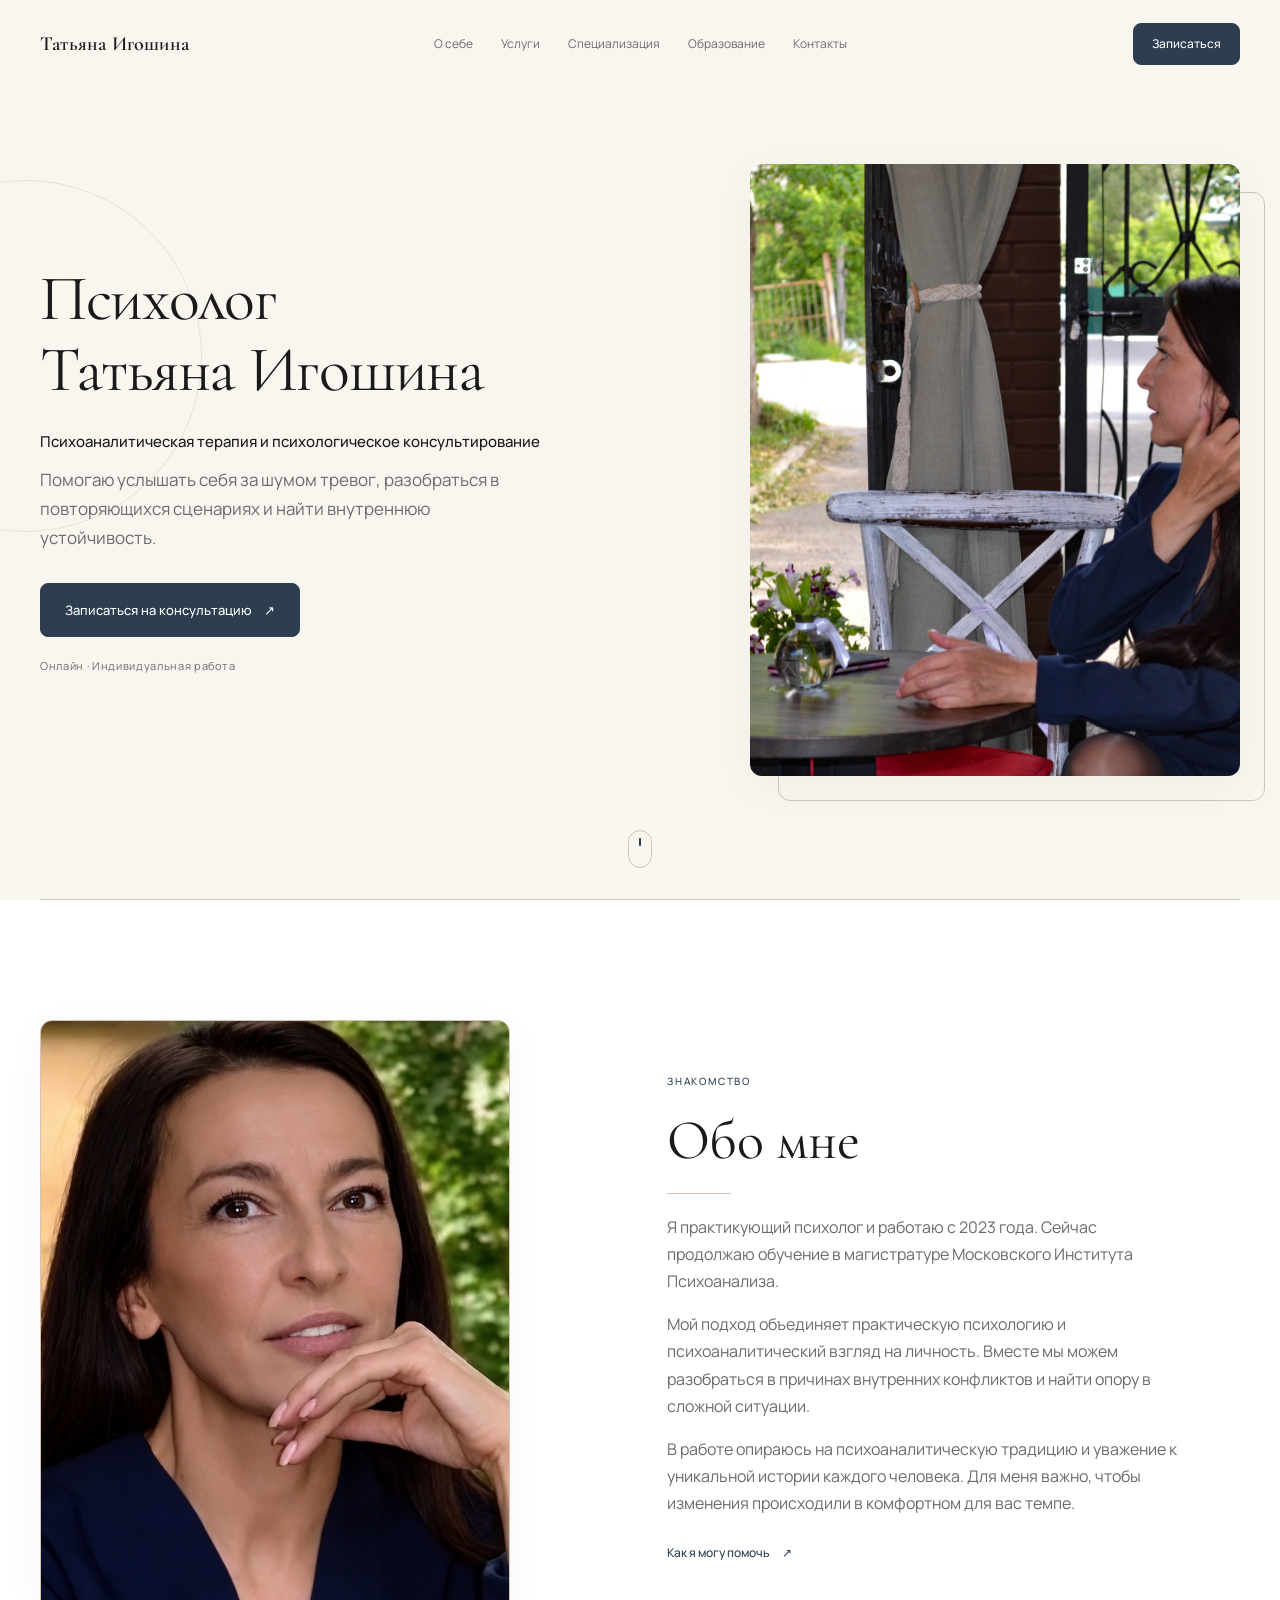
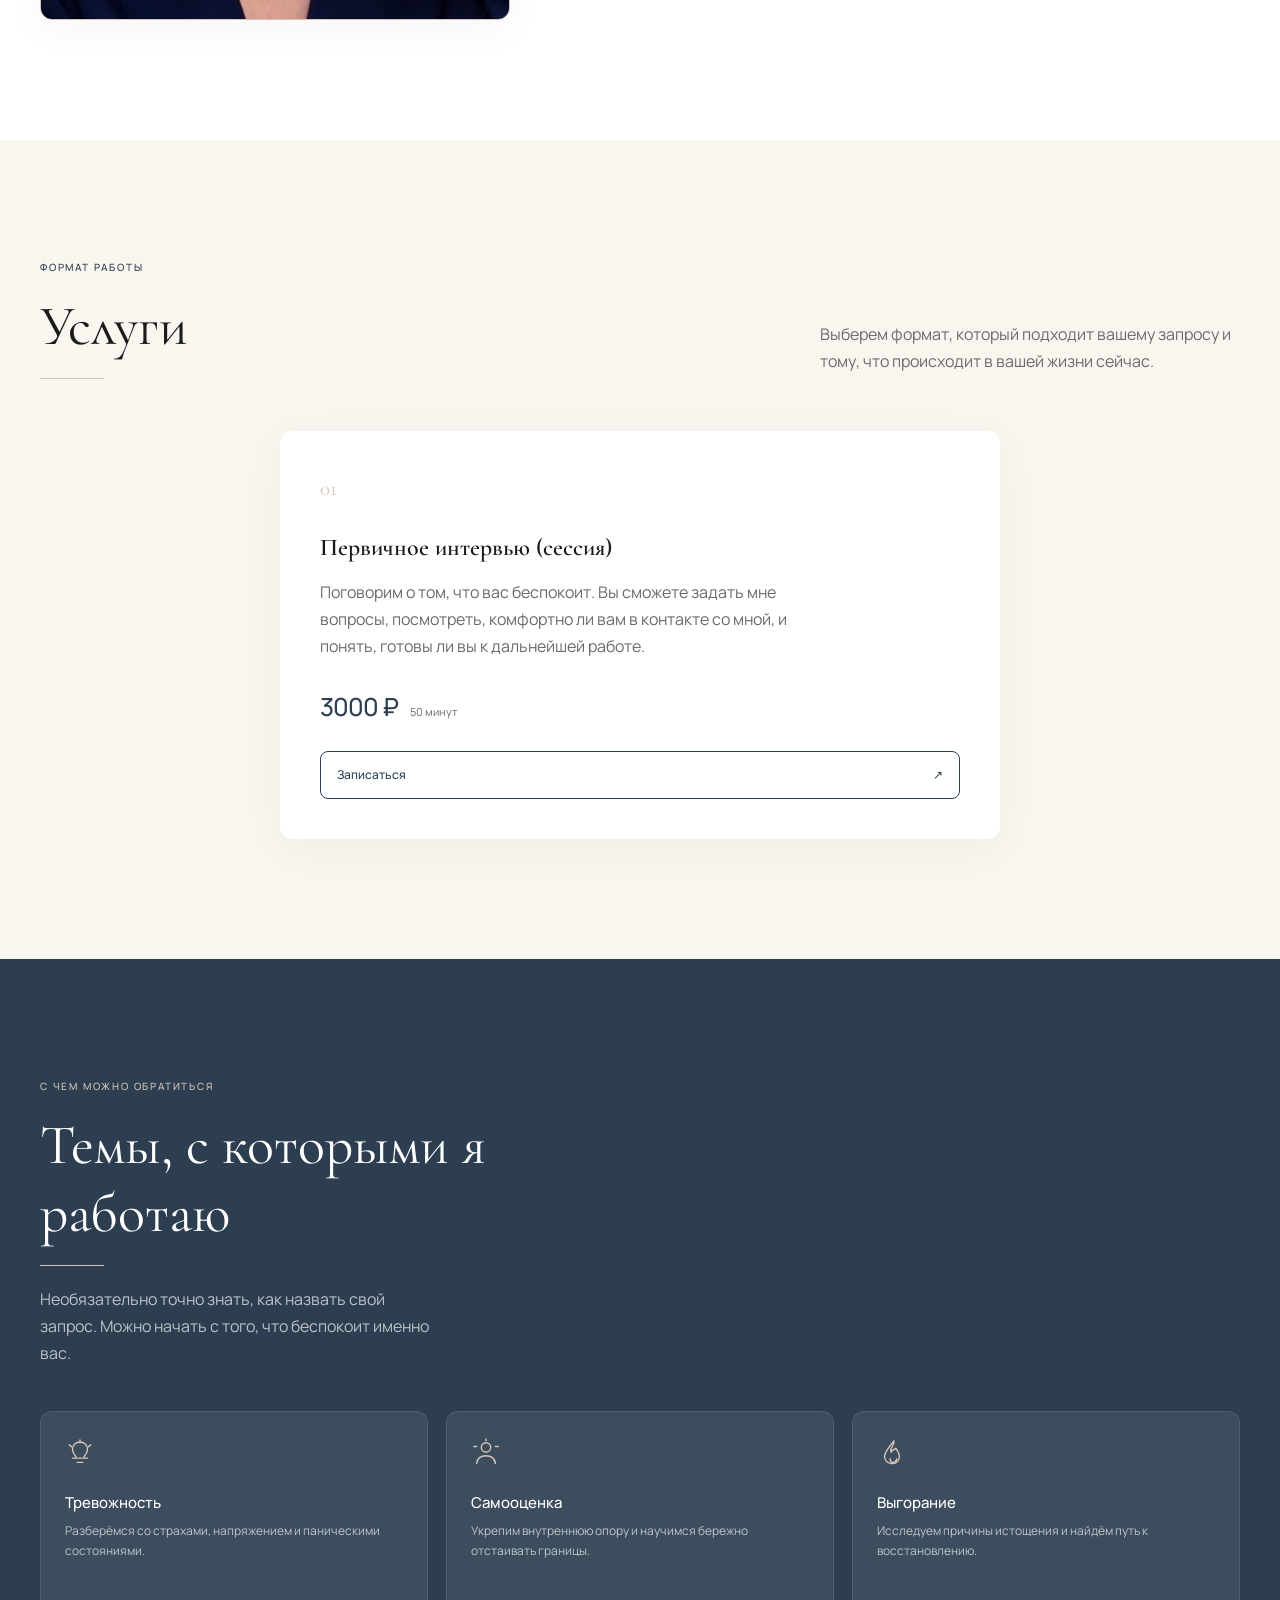
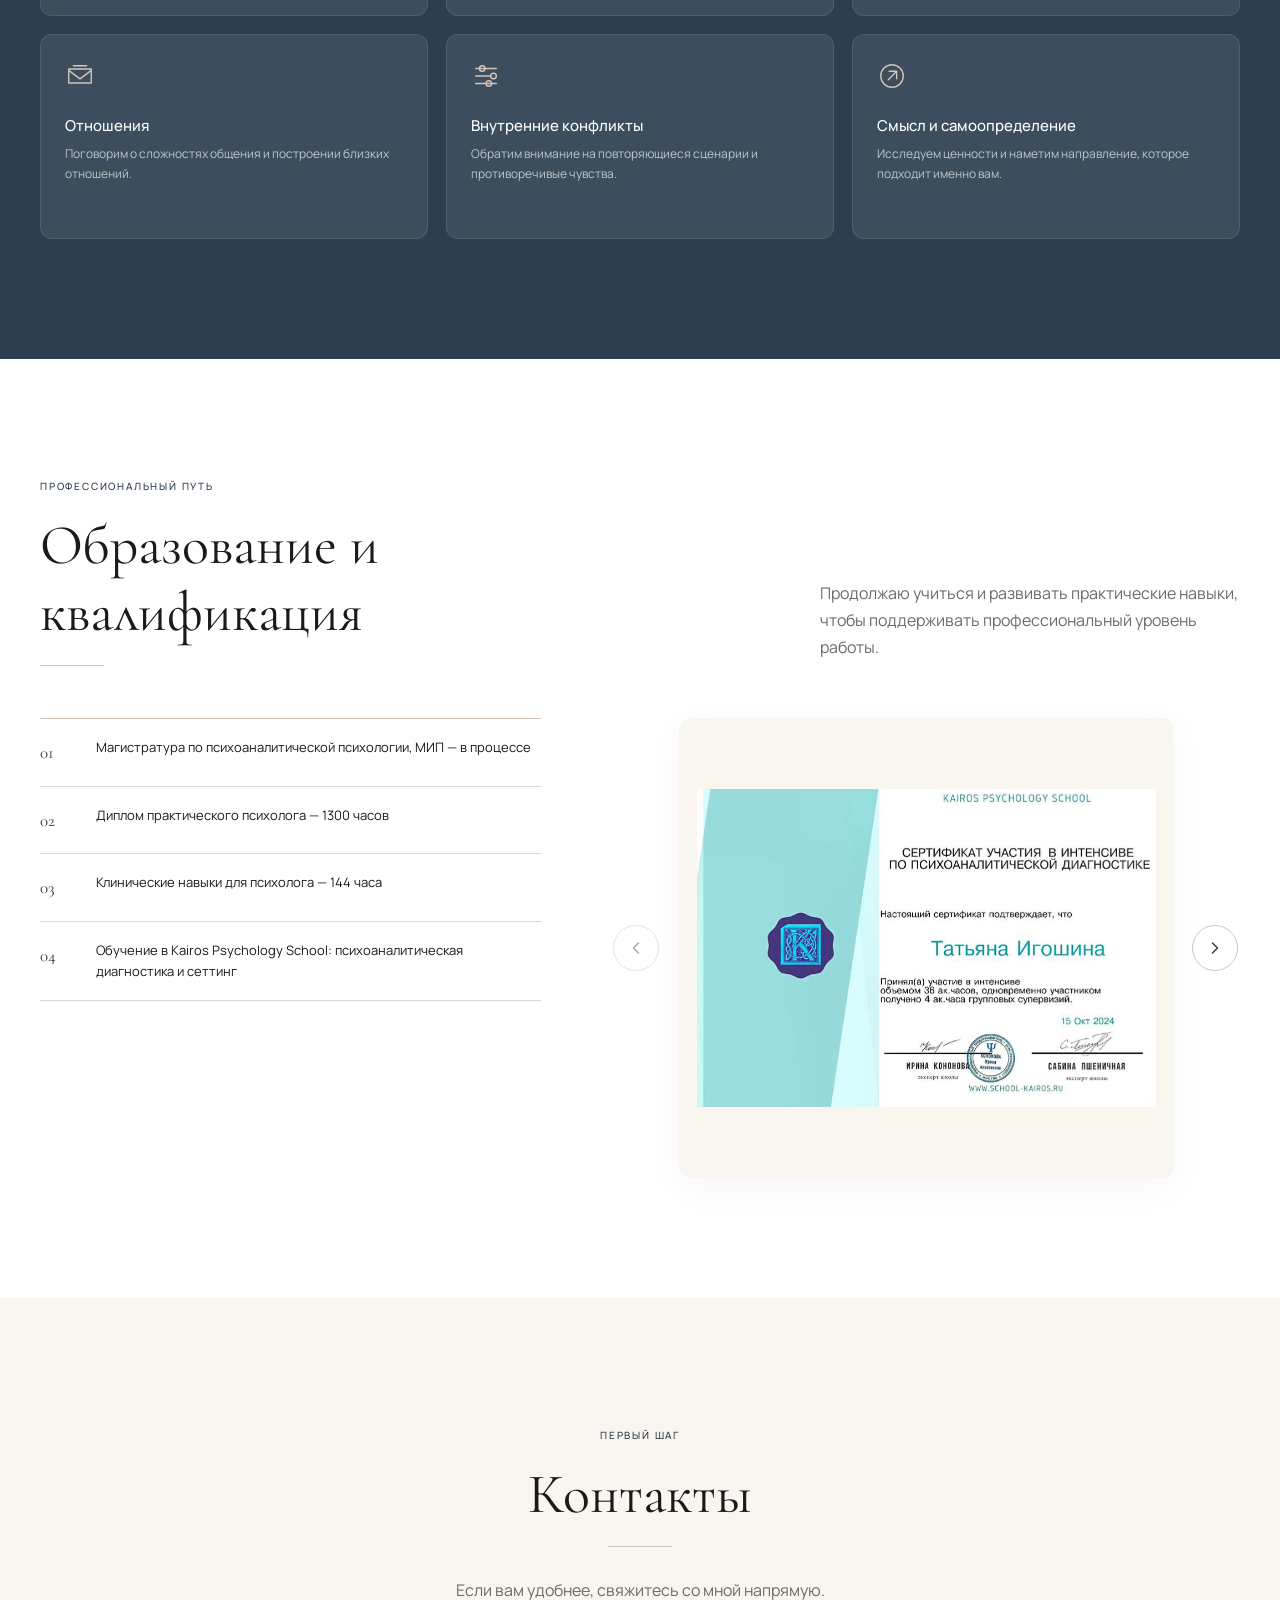
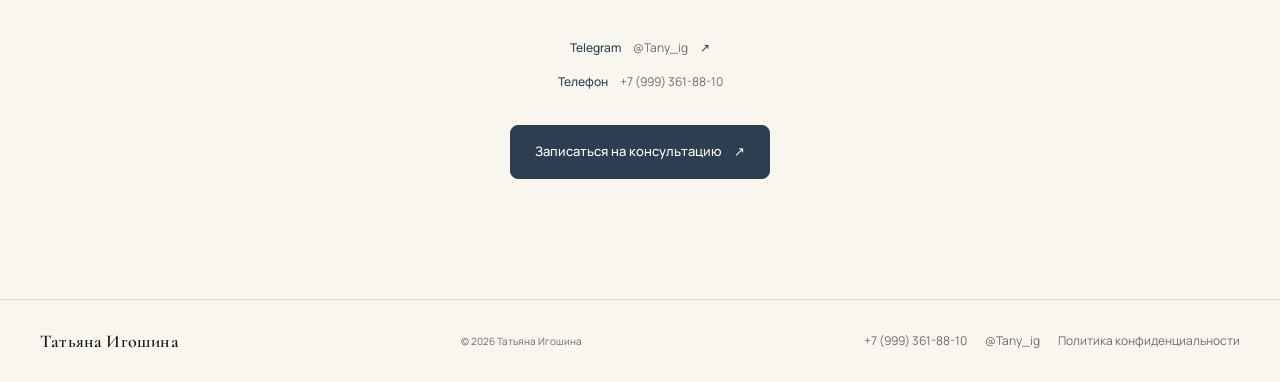
<file: index.html>
<!doctype html>
<html lang="ru">
<head>
  <meta charset="utf-8">
  <meta name="viewport" content="width=device-width, initial-scale=1">
  <meta name="theme-color" content="#F9F6F0">
  <meta name="description" content="Татьяна Игошина — психолог. Психоаналитическая терапия и психологическое консультирование. Онлайн-консультации.">
  <title>Татьяна Игошина — психолог</title>
  <link rel="icon" type="image/svg+xml" href="favicon.svg">
  <link rel="stylesheet" href="css/style.css">
  <script src="js/main.js" defer></script>
</head>
<body>
  <header class="site-header" id="site-header">
    <div class="container header-inner">
      <a class="wordmark" href="#home" aria-label="Татьяна Игошина — на главную">Татьяна Игошина</a>
      <button class="menu-toggle" type="button" aria-label="Открыть меню" aria-expanded="false" aria-controls="primary-nav">
        <span></span>
        <span></span>
      </button>
      <nav class="primary-nav" id="primary-nav" aria-label="Основная навигация">
        <a href="#about">О себе</a>
        <a href="#services">Услуги</a>
        <a href="#specialization">Специализация</a>
        <a href="#education">Образование</a>
        <a href="#contacts">Контакты</a>
      </nav>
      <a class="button button-header" href="booking.html">Записаться</a>
    </div>
  </header>

  <main>
    <section class="hero" id="home">
      <div class="container hero-layout">
        <div class="hero-copy reveal">
          <h1>Психолог<br>Татьяна Игошина</h1>
          <p class="hero-subtitle">Психоаналитическая терапия и психологическое консультирование</p>
          <p class="hero-description">Помогаю услышать себя за шумом тревог, разобраться в повторяющихся сценариях и найти внутреннюю устойчивость.</p>
          <a class="button" href="booking.html">Записаться на консультацию <span aria-hidden="true">↗</span></a>
          <span class="hero-note">Онлайн · Индивидуальная работа</span>
        </div>
        <div class="hero-image-wrap reveal">
          <img class="hero-image" src="images/photo-2.jpeg" alt="Психолог Татьяна Игошина" fetchpriority="high">
        </div>
      </div>
      <a class="scroll-cue" href="#about" aria-label="Прокрутить к разделу «Обо мне»"><span></span></a>
    </section>

    <section class="section about-section" id="about">
      <div class="container about-layout">
        <div class="about-image-wrap reveal">
          <img class="about-image" src="images/photo-new.png" alt="Татьяна Игошина, психолог" loading="lazy">
        </div>
        <div class="about-copy reveal">
          <p class="eyebrow">Знакомство</p>
          <h2>Обо мне</h2>
          <p>Я практикующий психолог и работаю с 2023 года. Сейчас продолжаю обучение в магистратуре Московского Института Психоанализа.</p>
          <p>Мой подход объединяет практическую психологию и психоаналитический взгляд на личность. Вместе мы можем разобраться в причинах внутренних конфликтов и найти опору в сложной ситуации.</p>
          <p>В работе опираюсь на психоаналитическую традицию и уважение к уникальной истории каждого человека. Для меня важно, чтобы изменения происходили в комфортном для вас темпе.</p>
          <a class="text-link" href="#services">Как я могу помочь <span aria-hidden="true">↗</span></a>
        </div>
      </div>
    </section>

    <section class="section services-section" id="services">
      <div class="container">
        <div class="section-heading reveal">
          <div>
            <p class="eyebrow">Формат работы</p>
            <h2>Услуги</h2>
          </div>
          <p class="section-intro">Выберем формат, который подходит вашему запросу и тому, что происходит в вашей жизни сейчас.</p>
        </div>
        <div class="service-grid">
          <article class="service-card reveal">
            <span class="card-number">01</span>
            <h3>Первичное интервью (сессия)</h3>
            <p>Поговорим о том, что вас беспокоит. Вы сможете задать мне вопросы, посмотреть, комфортно ли вам в контакте со мной, и понять, готовы ли вы к дальнейшей работе.</p>
            <div class="service-price">
              <span class="price">3000 ₽</span>
              <span class="price-caption">50 минут</span>
            </div>
            <a class="card-link" href="booking.html" aria-label="Записаться на первичное интервью">Записаться <span aria-hidden="true">↗</span></a>
          </article>
        </div>
      </div>
    </section>

    <section class="section specialization-section" id="specialization">
      <div class="container specialization-layout">
        <div class="specialization-heading reveal">
          <p class="eyebrow">С чем можно обратиться</p>
          <h2>Темы, с которыми я работаю</h2>
          <p>Необязательно точно знать, как назвать свой запрос. Можно начать с того, что беспокоит именно вас.</p>
        </div>
        <div class="specialization-grid">
          <article class="specialization-card reveal">
            <svg class="specialization-icon" viewBox="0 0 32 32" aria-hidden="true"><path d="M8 21.5h16M10 17.5a8 8 0 1 1 12 0c-1.2 1.1-1.8 2.2-1.8 4h-8.4c0-1.8-.6-2.9-1.8-4ZM13 26h6M16 2v3M4.6 7.2l2.2 2.2M27.4 7.2l-2.2 2.2"/></svg>
            <h3>Тревожность</h3>
            <p>Разберёмся со страхами, напряжением и паническими состояниями.</p>
          </article>
          <article class="specialization-card reveal">
            <svg class="specialization-icon" viewBox="0 0 32 32" aria-hidden="true"><circle cx="16" cy="10" r="5"/><path d="M6 27c.8-5.3 4.2-8 10-8s9.2 2.7 10 8M3 9h3M26 9h3M16 1v2"/></svg>
            <h3>Самооценка</h3>
            <p>Укрепим внутреннюю опору и научимся бережно отстаивать границы.</p>
          </article>
          <article class="specialization-card reveal">
            <svg class="specialization-icon" viewBox="0 0 32 32" aria-hidden="true"><path d="M18 3c1 6-5 7-3 12 1-2 3-3 5-4 4 5 5 8 3 12a8 8 0 0 1-15-3c0-5 4-9 10-17Z"/><path d="M14 22c0 2 1 4 3 4s4-2 4-4"/></svg>
            <h3>Выгорание</h3>
            <p>Исследуем причины истощения и найдём путь к восстановлению.</p>
          </article>
          <article class="specialization-card reveal">
            <svg class="specialization-icon" viewBox="0 0 32 32" aria-hidden="true"><path d="M4 8.5h24v15H4zM4 10l12 9 12-9M9 5h14"/></svg>
            <h3>Отношения</h3>
            <p>Поговорим о сложностях общения и построении близких отношений.</p>
          </article>
          <article class="specialization-card reveal">
            <svg class="specialization-icon" viewBox="0 0 32 32" aria-hidden="true"><path d="M5 8h22M5 16h16M5 24h22"/><circle cx="24" cy="16" r="3"/><circle cx="12" cy="8" r="3"/><circle cx="19" cy="24" r="3"/></svg>
            <h3>Внутренние конфликты</h3>
            <p>Обратим внимание на повторяющиеся сценарии и противоречивые чувства.</p>
          </article>
          <article class="specialization-card reveal">
            <svg class="specialization-icon" viewBox="0 0 32 32" aria-hidden="true"><circle cx="16" cy="16" r="12"/><path d="M12 20 21 11M13 11h8v8"/></svg>
            <h3>Смысл и самоопределение</h3>
            <p>Исследуем ценности и наметим направление, которое подходит именно вам.</p>
          </article>
        </div>
      </div>
    </section>

    <section class="section education-section" id="education">
      <div class="container">
        <div class="section-heading education-heading reveal">
          <div>
            <p class="eyebrow">Профессиональный путь</p>
            <h2>Образование и квалификация</h2>
          </div>
          <p class="section-intro">Продолжаю учиться и развивать практические навыки, чтобы поддерживать профессиональный уровень работы.</p>
        </div>
        <div class="education-layout">
          <div class="education-list reveal">
            <div class="education-item">
              <span class="education-marker">01</span>
              <p>Магистратура по психоаналитической психологии, МИП — в процессе</p>
            </div>
            <div class="education-item">
              <span class="education-marker">02</span>
              <p>Диплом практического психолога — 1300 часов</p>
            </div>
            <div class="education-item">
              <span class="education-marker">03</span>
              <p>Клинические навыки для психолога — 144 часа</p>
            </div>
            <div class="education-item">
              <span class="education-marker">04</span>
              <p>Обучение в Kairos Psychology School: психоаналитическая диагностика и сеттинг</p>
            </div>
          </div>
          <div class="diploma-slider reveal" data-active-slide="0" role="region" aria-roledescription="Карусель дипломов" aria-label="Документы об образовании">
            <button class="slider-arrow slider-arrow-previous" type="button" aria-label="Предыдущий диплом">
              <svg viewBox="0 0 24 24" aria-hidden="true"><path d="m15 18-6-6 6-6"/></svg>
            </button>
            <div class="diploma-viewport" aria-live="polite">
              <div class="diploma-track">
            <a class="diploma-slide" href="images/diploma-2.jpeg" target="_blank" rel="noopener noreferrer" aria-label="Открыть документ об образовании 2" inert>
              <img src="images/diploma-2.jpeg" alt="Документ об образовании 2" loading="lazy">
            </a>
            <a class="diploma-slide" href="images/diploma-3.jpeg" target="_blank" rel="noopener noreferrer" aria-label="Открыть документ об образовании 3" inert>
              <img src="images/diploma-3.jpeg" alt="Документ об образовании 3" loading="lazy">
            </a>
            <a class="diploma-slide" href="images/diploma-4.jpeg" target="_blank" rel="noopener noreferrer" aria-label="Открыть документ об образовании 4" inert>
              <img src="images/diploma-4.jpeg" alt="Документ об образовании 4" loading="lazy">
            </a>
            <a class="diploma-slide" href="images/diploma-5.jpeg" target="_blank" rel="noopener noreferrer" aria-label="Открыть документ об образовании 5" inert>
              <img src="images/diploma-5.jpeg" alt="Документ об образовании 5" loading="lazy">
            </a>
            <a class="diploma-slide" href="images/diploma-6.jpeg" target="_blank" rel="noopener noreferrer" aria-label="Открыть документ об образовании 6" inert>
              <img src="images/diploma-6.jpeg" alt="Документ об образовании 6" loading="lazy">
            </a>
              </div>
            </div>
            <button class="slider-arrow slider-arrow-next" type="button" aria-label="Следующий диплом">
              <svg viewBox="0 0 24 24" aria-hidden="true"><path d="m9 18 6-6-6-6"/></svg>
            </button>
          </div>
        </div>
      </div>
    </section>

    <section class="section contacts-section" id="contacts">
      <div class="container contacts-layout contacts-simple">
        <div class="contacts-copy reveal">
          <p class="eyebrow">Первый шаг</p>
          <h2>Контакты</h2>
          <p>Если вам удобнее, свяжитесь со мной напрямую.</p>
          <div class="contact-links">
            <a href="https://t.me/Tany_ig" target="_blank" rel="noopener noreferrer">Telegram <span>@Tany_ig</span> <span aria-hidden="true">↗</span></a>
            <a href="tel:+79993618810">Телефон <span>+7 (999) 361-88-10</span></a>
          </div>
          <a class="button contacts-booking-link" href="booking.html">Записаться на консультацию <span aria-hidden="true">↗</span></a>
        </div>
      </div>
    </section>
  </main>

  <footer class="site-footer">
    <div class="container footer-inner">
      <a class="wordmark footer-wordmark" href="#home">Татьяна Игошина</a>
      <p>© 2026 Татьяна Игошина</p>
      <div class="footer-links">
        <a class="footer-social" href="tel:+79993618810">+7 (999) 361-88-10</a>
        <a class="footer-social" href="https://t.me/Tany_ig" target="_blank" rel="noopener noreferrer">@Tany_ig</a>
        <a class="footer-social" href="privacy.html">Политика конфиденциальности</a>
      </div>
    </div>
  </footer>
</body>
</html>
</file>
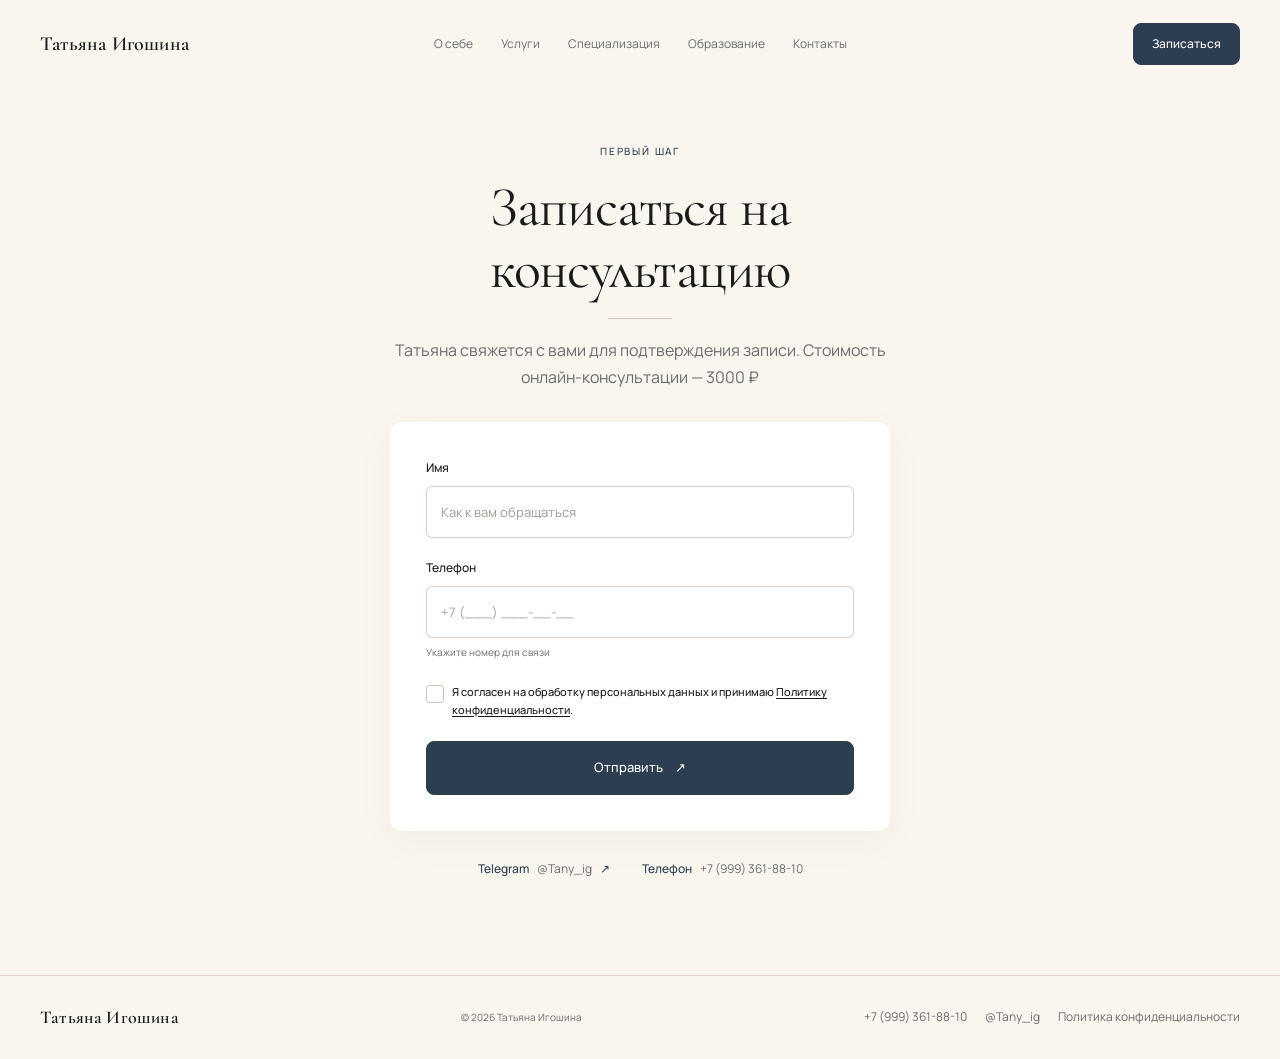
<file: booking.html>
<!doctype html>
<html lang="ru">
<head>
  <meta charset="utf-8">
  <meta name="viewport" content="width=device-width, initial-scale=1">
  <meta name="theme-color" content="#F9F6F0">
  <meta name="description" content="Запись на онлайн-консультацию к психологу Татьяне Игошиной.">
  <title>Записаться на консультацию — Татьяна Игошина</title>
  <link rel="icon" type="image/svg+xml" href="favicon.svg">
  <link rel="stylesheet" href="css/style.css">
  <script src="js/main.js" defer></script>
</head>
<body>
  <header class="site-header" id="site-header">
    <div class="container header-inner">
      <a class="wordmark" href="index.html#home" aria-label="Татьяна Игошина — на главную">Татьяна Игошина</a>
      <button class="menu-toggle" type="button" aria-label="Открыть меню" aria-expanded="false" aria-controls="primary-nav">
        <span></span>
        <span></span>
      </button>
      <nav class="primary-nav" id="primary-nav" aria-label="Основная навигация">
        <a href="index.html#about">О себе</a>
        <a href="index.html#services">Услуги</a>
        <a href="index.html#specialization">Специализация</a>
        <a href="index.html#education">Образование</a>
        <a href="index.html#contacts">Контакты</a>
      </nav>
      <a class="button button-header" href="#booking">Записаться</a>
    </div>
  </header>

  <main class="booking-page">
    <section class="booking-section" id="booking">
      <div class="container">
        <div class="booking-content reveal">
          <p class="eyebrow">Первый шаг</p>
          <h1>Записаться на консультацию</h1>
          <p class="booking-description">Татьяна свяжется с вами для подтверждения записи. Стоимость онлайн-консультации — 3000 ₽</p>
          <form class="contact-form booking-form" id="contact-form">
            <label for="contact-name">Имя</label>
            <input id="contact-name" name="name" type="text" autocomplete="name" placeholder="Как к вам обращаться" required>
            <label for="contact-phone">Телефон</label>
            <input id="contact-phone" name="phone" type="tel" inputmode="tel" autocomplete="tel" placeholder="+7 (___) ___-__-__" aria-describedby="phone-hint" required>
            <span class="form-hint" id="phone-hint">Укажите номер для связи</span>
            <div class="form-consent">
              <input type="checkbox" id="consent" required>
              <label for="consent">Я согласен на обработку персональных данных и принимаю <a href="privacy.html" target="_blank" rel="noopener noreferrer">Политику конфиденциальности</a>.</label>
            </div>
            <button class="button form-submit" type="submit">Отправить <span aria-hidden="true">↗</span></button>
          </form>
          <div class="booking-contacts">
            <a href="https://t.me/Tany_ig" target="_blank" rel="noopener noreferrer">Telegram <span>@Tany_ig</span> <span aria-hidden="true">↗</span></a>
            <a href="tel:+79993618810">Телефон <span>+7 (999) 361-88-10</span></a>
          </div>
        </div>
      </div>
    </section>
  </main>

  <dialog class="confirmation-modal" id="confirmation-modal" aria-labelledby="confirmation-message">
    <div class="confirmation-content">
      <svg class="success-check" viewBox="0 0 120 120" role="img" aria-label="Успешная запись">
        <circle class="success-check-circle" cx="60" cy="60" r="48"></circle>
        <path class="success-check-mark" d="m38 61 14 14 31-32"></path>
      </svg>
      <p class="confirmation-message" id="confirmation-message">Спасибо! Я свяжусь с вами в ближайшее время для подтверждения записи.</p>
      <button class="button confirmation-close" type="button">Закрыть</button>
    </div>
  </dialog>

  <footer class="site-footer">
    <div class="container footer-inner">
      <a class="wordmark footer-wordmark" href="index.html#home">Татьяна Игошина</a>
      <p>© 2026 Татьяна Игошина</p>
      <div class="footer-links">
        <a class="footer-social" href="tel:+79993618810">+7 (999) 361-88-10</a>
        <a class="footer-social" href="https://t.me/Tany_ig" target="_blank" rel="noopener noreferrer">@Tany_ig</a>
        <a class="footer-social" href="privacy.html">Политика конфиденциальности</a>
      </div>
    </div>
  </footer>
</body>
</html>
</file>
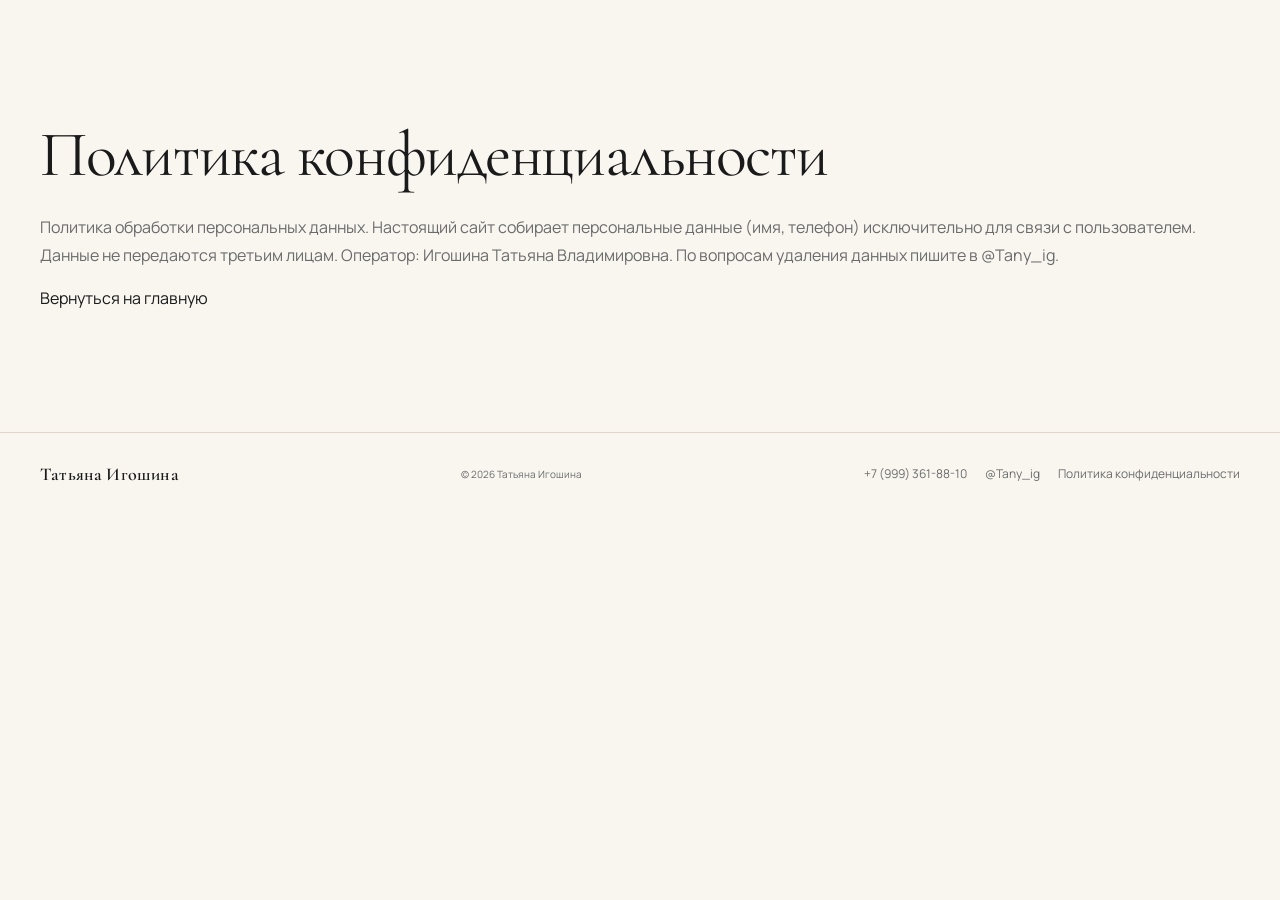
<file: privacy.html>
<!doctype html>
<html lang="ru">
<head>
  <meta charset="utf-8">
  <meta name="viewport" content="width=device-width, initial-scale=1">
  <meta name="theme-color" content="#F9F6F0">
  <meta name="description" content="Политика обработки персональных данных сайта Татьяны Игошиной.">
  <title>Политика конфиденциальности — Татьяна Игошина</title>
  <link rel="icon" type="image/svg+xml" href="favicon.svg">
  <link rel="stylesheet" href="css/style.css">
</head>
<body>
  <main>
    <section class="section">
      <div class="container">
        <h1>Политика конфиденциальности</h1>
        <p>Политика обработки персональных данных. Настоящий сайт собирает персональные данные (имя, телефон) исключительно для связи с пользователем. Данные не передаются третьим лицам. Оператор: Игошина Татьяна Владимировна. По вопросам удаления данных пишите в <a href="https://t.me/Tany_ig" target="_blank" rel="noopener noreferrer">@Tany_ig</a>.</p>
        <a href="index.html">Вернуться на главную</a>
      </div>
    </section>
  </main>
  <footer class="site-footer">
    <div class="container footer-inner">
      <a class="wordmark footer-wordmark" href="index.html">Татьяна Игошина</a>
      <p>© 2026 Татьяна Игошина</p>
      <div class="footer-links">
        <a class="footer-social" href="tel:+79993618810">+7 (999) 361-88-10</a>
        <a class="footer-social" href="https://t.me/Tany_ig" target="_blank" rel="noopener noreferrer">@Tany_ig</a>
        <a class="footer-social" href="privacy.html">Политика конфиденциальности</a>
      </div>
    </div>
  </footer>
</body>
</html>
</file>
<file: css/style.css>
:root {
  --color-bg: #F9F6F0;
  --color-surface: #FFFFFF;
  --color-text: #1A1A1A;
  --color-text-muted: #6B6B6B;
  --color-accent: #2C3E50;
  --color-accent-light: #D4C4B7;
  --font-heading: "Cormorant", Georgia, serif;
  --font-body: "Manrope", Arial, sans-serif;
  --shadow-soft: 0 10px 40px rgba(0, 0, 0, 0.04);
  --shadow-hover: 0 18px 48px rgba(0, 0, 0, 0.1);
  --container-width: 1200px;
}

@font-face {
  font-family: "Cormorant";
  src: url("../fonts/CormorantGaramond-Cyrillic.woff2") format("woff2");
  font-style: normal;
  font-weight: 400 600;
  font-display: block;
  unicode-range: U+0301, U+0400-045F, U+0490-0491, U+04B0-04B1, U+2116;
}

@font-face {
  font-family: "Cormorant";
  src: url("../fonts/CormorantGaramond-LatinExt.woff2") format("woff2");
  font-style: normal;
  font-weight: 400 600;
  font-display: block;
  unicode-range: U+0100-02BA, U+02BD-02C5, U+02C7-02CC, U+02CE-02D7, U+02DD-02FF, U+0304, U+0308, U+0329, U+1D00-1DBF, U+1E00-1E9F, U+1EF2-1EFF, U+2020, U+20A0-20AB, U+20AD-20C4, U+2113, U+2C60-2C7F, U+A720-A7FF;
}

@font-face {
  font-family: "Cormorant";
  src: url("../fonts/CormorantGaramond-Latin.woff2") format("woff2");
  font-style: normal;
  font-weight: 400 600;
  font-display: block;
  unicode-range: U+0000-00FF, U+0131, U+0152-0153, U+02BB-02BC, U+02C6, U+02DA, U+02DC, U+0304, U+0308, U+0329, U+2000-206F, U+20AC, U+2122, U+2191, U+2193, U+2212, U+2215, U+FEFF, U+FFFD;
}

@font-face {
  font-family: "Manrope";
  src: url("../fonts/Manrope-Cyrillic.woff2") format("woff2");
  font-style: normal;
  font-weight: 400 500;
  font-display: block;
  unicode-range: U+0301, U+0400-045F, U+0490-0491, U+04B0-04B1, U+2116;
}

@font-face {
  font-family: "Manrope";
  src: url("../fonts/Manrope-LatinExt.woff2") format("woff2");
  font-style: normal;
  font-weight: 400 500;
  font-display: block;
  unicode-range: U+0100-02BA, U+02BD-02C5, U+02C7-02CC, U+02CE-02D7, U+02DD-02FF, U+0304, U+0308, U+0329, U+1D00-1DBF, U+1E00-1E9F, U+1EF2-1EFF, U+2020, U+20A0-20AB, U+20AD-20C4, U+2113, U+2C60-2C7F, U+A720-A7FF;
}

@font-face {
  font-family: "Manrope";
  src: url("../fonts/Manrope-Latin.woff2") format("woff2");
  font-style: normal;
  font-weight: 400 500;
  font-display: block;
  unicode-range: U+0000-00FF, U+0131, U+0152-0153, U+02BB-02BC, U+02C6, U+02DA, U+02DC, U+0304, U+0308, U+0329, U+2000-206F, U+20AC, U+2122, U+2191, U+2193, U+2212, U+2215, U+FEFF, U+FFFD;
}

* {
  box-sizing: border-box;
}

html {
  scroll-behavior: smooth;
  scroll-padding-top: 96px;
}

body {
  margin: 0;
  background: var(--color-bg);
  color: var(--color-text);
  font-family: var(--font-body);
  font-size: 16px;
  font-weight: 400;
  line-height: 1.7;
}

body,
button,
input {
  font-family: var(--font-body);
}

button,
input,
a {
  -webkit-tap-highlight-color: transparent;
}

a {
  color: inherit;
  text-decoration: none;
}

button,
input {
  font-size: inherit;
}

button:focus-visible,
input:focus-visible,
a:focus-visible {
  outline: 2px solid var(--color-accent);
  outline-offset: 4px;
}

img {
  display: block;
  max-width: 100%;
}

h1,
h2,
h3,
p {
  margin-top: 0;
}

h1,
h2,
h3 {
  color: var(--color-text);
  font-family: var(--font-heading);
  font-weight: 400;
}

h1 {
  margin-bottom: 24px;
  font-size: 64px;
  letter-spacing: -0.02em;
  line-height: 1.1;
}

h2 {
  margin-bottom: 30px;
  font-size: 56px;
  line-height: 1.2;
}

h2::after {
  display: block;
  width: 64px;
  height: 1px;
  margin-top: 18px;
  background: var(--color-accent-light);
  content: "";
}

h3 {
  margin-bottom: 16px;
  font-size: 24px;
  font-weight: 600;
  line-height: 1.25;
}

p {
  color: var(--color-text-muted);
  font-size: 16px;
  line-height: 1.7;
}

.container {
  width: min(var(--container-width), calc(100% - 80px));
  margin: 0 auto;
}

.section {
  padding: 120px 0;
}

.site-header {
  position: fixed;
  z-index: 20;
  inset: 0 0 auto;
  height: 88px;
  transition: background-color 240ms ease, box-shadow 240ms ease, backdrop-filter 240ms ease;
}

.site-header.is-scrolled {
  background: rgba(249, 246, 240, 0.92);
  box-shadow: 0 4px 24px rgba(26, 26, 26, 0.06);
  backdrop-filter: blur(14px);
}

.header-inner {
  position: relative;
  display: flex;
  height: 100%;
  align-items: center;
  justify-content: space-between;
  gap: 28px;
}

.wordmark {
  flex: 0 0 auto;
  color: var(--color-text);
  font-family: var(--font-heading);
  font-size: 20px;
  font-weight: 600;
  letter-spacing: 0.01em;
}

.primary-nav {
  position: absolute;
  left: 50%;
  display: flex;
  align-items: center;
  gap: 28px;
  transform: translateX(-50%);
}

.primary-nav a,
.footer-social {
  color: var(--color-text-muted);
  font-size: 12px;
  transition: color 180ms ease;
}

.primary-nav a:hover,
.footer-social:hover {
  color: var(--color-accent);
}

.button {
  display: inline-flex;
  min-height: 54px;
  align-items: center;
  justify-content: center;
  gap: 12px;
  padding: 0 24px;
  border: 1px solid var(--color-accent);
  border-radius: 8px;
  background: var(--color-accent);
  color: var(--color-surface);
  font-size: 13px;
  font-weight: 500;
  line-height: 1.3;
  transition: background-color 180ms ease, border-color 180ms ease, transform 180ms ease;
}

.button:hover {
  transform: translateY(-2px);
  border-color: #1F2F3D;
  background: #1F2F3D;
}

.button-header {
  justify-content: flex-end;
  min-height: 42px;
  padding: 0 18px;
  font-size: 12px;
}

.menu-toggle {
  display: none;
}

.hero {
  position: relative;
  display: flex;
  min-height: 100vh;
  align-items: center;
  padding: 112px 0 72px;
  overflow: hidden;
}

.hero::after {
  position: absolute;
  right: max(20px, calc((100% - var(--container-width)) / 2));
  bottom: 0;
  left: max(20px, calc((100% - var(--container-width)) / 2));
  height: 1px;
  background: var(--color-accent-light);
  content: "";
}

.hero::before {
  position: absolute;
  top: 20%;
  left: -150px;
  width: 350px;
  height: 350px;
  border: 1px solid rgba(212, 196, 183, 0.42);
  border-radius: 50%;
  content: "";
  pointer-events: none;
}

.hero-layout {
  display: grid;
  grid-template-columns: 1fr 0.88fr;
  align-items: center;
  gap: 72px;
}

.hero-copy {
  max-width: 590px;
  padding: 32px 0;
}

.eyebrow {
  margin-bottom: 18px;
  color: var(--color-accent);
  font-size: 10px;
  font-weight: 500;
  letter-spacing: 0.18em;
  line-height: 1.5;
  text-transform: uppercase;
}

.hero-copy h1 {
  max-width: 600px;
}

.hero-subtitle {
  margin-bottom: 12px;
  color: var(--color-text);
  font-size: 15px;
  font-weight: 500;
}

.hero-description {
  max-width: 460px;
  margin-bottom: 30px;
  font-size: 17px;
}

.hero-note {
  display: block;
  margin-top: 20px;
  color: var(--color-text-muted);
  font-size: 11px;
  letter-spacing: 0.06em;
}

.hero-image-wrap {
  position: relative;
  width: 100%;
  max-width: 490px;
  justify-self: end;
}

.hero-image-wrap::before {
  position: absolute;
  z-index: -1;
  top: 28px;
  right: -25px;
  bottom: -25px;
  left: 28px;
  border: 1px solid var(--color-accent-light);
  border-radius: 12px;
  content: "";
}

.hero-image {
  width: 100%;
  height: min(68vh, 640px);
  min-height: 430px;
  border-radius: 12px;
  box-shadow: var(--shadow-soft);
  object-fit: cover;
  object-position: center 35%;
}

.scroll-cue {
  position: absolute;
  bottom: 32px;
  left: 50%;
  display: flex;
  width: 24px;
  height: 38px;
  justify-content: center;
  border: 1px solid var(--color-accent-light);
  border-radius: 20px;
  transform: translateX(-50%);
}

.scroll-cue span {
  width: 2px;
  height: 8px;
  margin-top: 7px;
  border-radius: 2px;
  background: var(--color-accent);
  animation: scroll-pulse 1.6s ease-in-out infinite;
}

.about-section {
  background: var(--color-surface);
}

.about-layout {
  display: grid;
  grid-template-columns: 0.92fr 1fr;
  align-items: center;
  gap: 100px;
}

.about-image-wrap {
  position: relative;
  max-width: 470px;
}

.about-image {
  width: 100%;
  height: 600px;
  border: 1px solid var(--color-accent-light);
  border-radius: 12px;
  box-shadow: var(--shadow-soft);
  object-fit: cover;
  object-position: center 0%;
}

.about-copy {
  max-width: 520px;
}

.about-copy h2 {
  margin-bottom: 20px;
}

.about-copy p:not(.eyebrow) {
  margin-bottom: 16px;
}

.text-link {
  display: inline-flex;
  align-items: center;
  gap: 12px;
  margin-top: 10px;
  color: var(--color-accent);
  font-size: 12px;
  font-weight: 500;
}

.text-link span,
.card-link span {
  transition: transform 180ms ease;
}

.text-link:hover span,
.card-link:hover span {
  transform: translate(3px, -3px);
}

.section-heading {
  display: flex;
  align-items: end;
  justify-content: space-between;
  gap: 48px;
  margin-bottom: 52px;
}

.section-heading h2 {
  margin-bottom: 0;
}

.section-intro {
  max-width: 420px;
  margin-bottom: 4px;
}

.service-grid {
  display: grid;
  grid-template-columns: repeat(2, minmax(0, 1fr));
  gap: 28px;
}

.service-card {
  position: relative;
  display: flex;
  min-height: 390px;
  flex-direction: column;
  padding: 40px;
  border-radius: 12px;
  background: var(--color-surface);
  box-shadow: var(--shadow-soft);
  transition: transform 240ms ease, box-shadow 240ms ease;
}

.service-card:only-child {
  grid-column: 1 / -1;
  width: min(100%, 720px);
  justify-self: center;
}

.service-card:hover {
  transform: translateY(-5px);
  box-shadow: var(--shadow-hover);
}

.card-number {
  display: block;
  margin-bottom: 26px;
  color: var(--color-accent-light);
  font-family: var(--font-heading);
  font-size: 21px;
}

.service-card h3 {
  max-width: 430px;
}

.service-card > p {
  max-width: 480px;
  margin-bottom: 26px;
}

.service-price {
  display: flex;
  align-items: baseline;
  gap: 12px;
  margin-top: auto;
}

.price {
  color: var(--color-accent);
  font-size: 25px;
  font-weight: 500;
  letter-spacing: -0.04em;
}

.price-caption {
  color: var(--color-text-muted);
  font-size: 11px;
}

.card-link {
  display: flex;
  align-items: center;
  justify-content: space-between;
  margin-top: 22px;
  padding: 13px 16px;
  border: 1px solid var(--color-accent);
  border-radius: 8px;
  background: transparent;
  color: var(--color-accent);
  font-size: 12px;
  font-weight: 500;
  transition: background-color 200ms ease, color 200ms ease, box-shadow 200ms ease, transform 200ms ease;
}

.card-link:hover {
  transform: translateY(-2px);
  background: var(--color-accent);
  color: var(--color-surface);
  box-shadow: 0 8px 20px rgba(44, 62, 80, 0.2);
}

.specialization-section {
  background: var(--color-accent);
}

.specialization-layout {
  display: grid;
  grid-template-columns: 1fr;
  gap: 44px;
}

.specialization-heading .eyebrow {
  color: var(--color-accent-light);
}

.specialization-heading h2 {
  max-width: 620px;
  margin-bottom: 20px;
  color: var(--color-surface);
}

.specialization-heading > p:last-child {
  max-width: 390px;
  margin-bottom: 0;
  color: rgba(255, 255, 255, 0.68);
}

.specialization-grid {
  display: grid;
  grid-template-columns: repeat(3, minmax(0, 1fr));
  gap: 18px;
}

.specialization-card {
  min-height: 205px;
  padding: 26px 24px;
  border: 1px solid rgba(255, 255, 255, 0.1);
  border-radius: 12px;
  background: rgba(255, 255, 255, 0.08);
  transition: transform 240ms ease, background-color 240ms ease, box-shadow 240ms ease;
}

.specialization-card:hover {
  transform: translateY(-5px);
  background: rgba(255, 255, 255, 0.13);
  box-shadow: 0 14px 34px rgba(12, 24, 35, 0.2);
}

.specialization-icon {
  width: 30px;
  height: 30px;
  margin-bottom: 16px;
  fill: none;
  stroke: var(--color-accent-light);
  stroke-linecap: round;
  stroke-linejoin: round;
  stroke-width: 1.5;
}

.specialization-card h3 {
  margin-bottom: 8px;
  color: var(--color-surface);
  font-family: var(--font-body);
  font-size: 15px;
  font-weight: 500;
  line-height: 1.4;
}

.specialization-card p {
  margin-bottom: 0;
  color: rgba(255, 255, 255, 0.68);
  font-size: 12px;
  line-height: 1.6;
}

.education-section {
  background: var(--color-surface);
}

.education-heading {
  align-items: end;
}

.education-heading h2 {
  max-width: 540px;
}

.education-layout {
  display: grid;
  grid-template-columns: 0.8fr 1fr;
  align-items: start;
  gap: 72px;
}

.education-list {
  border-top: 1px solid var(--color-accent-light);
}

.education-item {
  display: grid;
  grid-template-columns: 42px 1fr;
  gap: 14px;
  padding: 18px 0;
  border-bottom: 1px solid rgba(212, 196, 183, 0.7);
}

.education-marker {
  padding-top: 2px;
  color: var(--color-accent);
  font-family: var(--font-heading);
  font-size: 17px;
}

.education-item p {
  margin-bottom: 0;
  color: var(--color-text);
  font-size: 13px;
  line-height: 1.6;
}

.diploma-slider {
  display: grid;
  grid-template-columns: 48px minmax(0, 1fr) 48px;
  align-items: center;
  gap: 18px;
  min-width: 0;
}

.diploma-viewport {
  min-width: 0;
  overflow: hidden;
  border-radius: 12px;
  background: var(--color-bg);
  box-shadow: var(--shadow-soft);
}

.diploma-track {
  display: flex;
  align-items: stretch;
  transition: transform 520ms cubic-bezier(0.22, 0.61, 0.36, 1);
  will-change: transform;
}

.diploma-slider[data-active-slide="0"] .diploma-track {
  transform: translateX(0);
}

.diploma-slider[data-active-slide="1"] .diploma-track {
  transform: translateX(-100%);
}

.diploma-slider[data-active-slide="2"] .diploma-track {
  transform: translateX(-200%);
}

.diploma-slider[data-active-slide="3"] .diploma-track {
  transform: translateX(-300%);
}

.diploma-slider[data-active-slide="4"] .diploma-track {
  transform: translateX(-400%);
}

.diploma-slide {
  display: flex;
  flex: 0 0 100%;
  min-width: 0;
  height: 460px;
  align-items: center;
  justify-content: center;
  padding: 18px;
}

.diploma-slide img {
  width: 100%;
  height: 100%;
  object-fit: contain;
}

.slider-arrow {
  display: flex;
  width: 46px;
  height: 46px;
  align-items: center;
  justify-content: center;
  padding: 0;
  border: 1px solid var(--color-accent-light);
  border-radius: 50%;
  background: var(--color-surface);
  color: var(--color-accent);
  cursor: pointer;
  transition: background-color 180ms ease, color 180ms ease, box-shadow 180ms ease, transform 180ms ease;
}

.slider-arrow:hover {
  transform: scale(1.06);
  background: var(--color-accent);
  color: var(--color-surface);
  box-shadow: var(--shadow-soft);
}

.slider-arrow svg {
  width: 20px;
  height: 20px;
  fill: none;
  stroke: currentColor;
  stroke-linecap: round;
  stroke-linejoin: round;
  stroke-width: 1.7;
}

.slider-arrow:disabled {
  opacity: 0.45;
  cursor: default;
}

.slider-arrow:disabled:hover {
  transform: none;
  background: var(--color-surface);
  color: var(--color-accent);
  box-shadow: none;
}

.contacts-section {
  background: var(--color-bg);
}

.contacts-layout {
  display: grid;
  grid-template-columns: 0.9fr 0.8fr;
  align-items: start;
  gap: 100px;
}

.contacts-simple {
  display: block;
}

.contacts-simple .contacts-copy {
  max-width: 720px;
  margin: 0 auto;
  text-align: center;
}

.contacts-simple .contacts-copy h2 {
  max-width: none;
}

.contacts-simple .contacts-copy h2::after {
  margin-right: auto;
  margin-left: auto;
}

.contacts-simple .contacts-copy > p:not(.eyebrow) {
  max-width: none;
}

.contacts-simple .contact-links {
  justify-items: center;
}

.contacts-booking-link {
  margin-top: 32px;
}

.contacts-copy {
  max-width: 470px;
  padding-top: 10px;
}

.contacts-copy h2 {
  max-width: 440px;
}

.contacts-copy > p:not(.eyebrow) {
  max-width: 420px;
}

.contact-links {
  display: grid;
  gap: 14px;
  margin-top: 34px;
}

.contact-links a {
  display: flex;
  align-items: center;
  gap: 12px;
  color: var(--color-accent);
  font-size: 12px;
  font-weight: 500;
}

.contact-links a span:first-of-type {
  color: var(--color-text-muted);
  font-weight: 400;
}

.contact-form {
  display: flex;
  flex-direction: column;
  padding: 36px;
  border-radius: 12px;
  background: var(--color-surface);
  box-shadow: var(--shadow-soft);
}

.contact-form label {
  margin: 0 0 8px;
  color: var(--color-text);
  font-size: 12px;
  font-weight: 500;
}

.contact-form input {
  width: 100%;
  min-height: 52px;
  margin-bottom: 20px;
  padding: 0 14px;
  border: 1px solid rgba(212, 196, 183, 0.8);
  border-radius: 6px;
  background: var(--color-surface);
  color: var(--color-text);
  font-size: 13px;
  transition: border-color 180ms ease, box-shadow 180ms ease;
}

.contact-form input::placeholder {
  color: #A19B96;
}

.contact-form input:focus {
  border-color: var(--color-accent);
  box-shadow: 0 0 0 3px rgba(44, 62, 80, 0.08);
  outline: none;
}

.form-hint {
  margin-top: -14px;
  margin-bottom: 22px;
  color: var(--color-text-muted);
  font-size: 10px;
}

.form-consent {
  display: flex;
  align-items: flex-start;
  gap: 10px;
  margin-bottom: 22px;
}

.form-consent input {
  position: absolute;
  width: 1px;
  height: 1px;
  margin: -1px;
  overflow: hidden;
  clip: rect(0, 0, 0, 0);
  clip-path: inset(50%);
  white-space: nowrap;
}

.form-consent label {
  position: relative;
  padding-left: 26px;
  cursor: pointer;
}

.form-consent label::before,
.form-consent label::after {
  position: absolute;
  top: 2px;
  left: 0;
  width: 16px;
  height: 16px;
  border-radius: 3px;
  content: "";
}

.form-consent label::before {
  border: 1px solid var(--color-accent-light);
  background: var(--color-surface);
  transition: background-color 180ms ease, border-color 180ms ease;
}

.form-consent label::after {
  top: 3px;
  left: 5px;
  width: 6px;
  height: 10px;
  border-right: 2px solid var(--color-surface);
  border-bottom: 2px solid var(--color-surface);
  border-radius: 0;
  opacity: 0;
  transform: rotate(45deg) scale(0.75);
  transition: opacity 180ms ease, transform 180ms ease;
}

.form-consent input:checked + label::before {
  border-color: var(--color-accent);
  background: var(--color-accent);
}

.form-consent input:checked + label::after {
  opacity: 1;
  transform: rotate(45deg) scale(1);
}

.form-consent input:focus-visible + label::before {
  outline: 2px solid var(--color-accent);
  outline-offset: 3px;
}

.form-consent label {
  margin: 0;
  font-size: 11px;
  line-height: 1.6;
}

.form-consent a {
  text-decoration: underline;
  text-underline-offset: 2px;
}

.form-submit {
  width: 100%;
  cursor: pointer;
}

.confirmation-modal {
  width: min(440px, calc(100% - 32px));
  max-width: none;
  max-height: calc(100% - 32px);
  padding: 0;
  overflow: auto;
  border: 0;
  border-radius: 12px;
  background: transparent;
  color: var(--color-text);
}

.confirmation-modal::backdrop {
  background: rgba(26, 26, 26, 0.58);
  backdrop-filter: blur(3px);
}

.confirmation-modal[open] {
  animation: modal-enter 240ms ease both;
}

.confirmation-content {
  display: flex;
  flex-direction: column;
  align-items: center;
  padding: 42px 38px 36px;
  border-radius: 12px;
  background: var(--color-surface);
  box-shadow: var(--shadow-hover);
  text-align: center;
}

.success-check {
  width: 124px;
  height: 124px;
  margin-bottom: 22px;
  overflow: visible;
}

.success-check-circle,
.success-check-mark {
  fill: none;
  stroke: var(--color-accent);
  stroke-linecap: round;
  stroke-linejoin: round;
}

.confirmation-modal[open] .success-check-circle {
  stroke-width: 3;
  stroke-dasharray: 302;
  stroke-dashoffset: 302;
  animation: draw-success-circle 900ms ease forwards;
}

.confirmation-modal[open] .success-check-mark {
  stroke-width: 4;
  stroke-dasharray: 68;
  stroke-dashoffset: 68;
  animation: draw-success-mark 550ms 650ms ease forwards;
}

.confirmation-message {
  max-width: 340px;
  margin-bottom: 26px;
  color: var(--color-text);
  font-family: var(--font-heading);
  font-size: 27px;
  line-height: 1.25;
}

.confirmation-close {
  min-width: 150px;
  cursor: pointer;
}

.booking-page {
  min-height: calc(100vh - 76px);
}

.booking-section {
  display: flex;
  min-height: calc(100vh - 76px);
  align-items: center;
  padding: 144px 0 96px;
}

.booking-content {
  width: min(100%, 600px);
  margin: 0 auto;
  text-align: center;
}

.booking-content h1 {
  margin-bottom: 18px;
  font-size: 56px;
}

.booking-content h1::after {
  display: block;
  width: 64px;
  height: 1px;
  margin: 18px auto 0;
  background: var(--color-accent-light);
  content: "";
}

.booking-description {
  max-width: 520px;
  margin: 0 auto 30px;
}

.booking-form {
  max-width: 500px;
  margin: 0 auto;
  text-align: left;
}

.booking-contacts {
  display: flex;
  flex-wrap: wrap;
  justify-content: center;
  gap: 16px 32px;
  margin-top: 28px;
}

.booking-contacts a {
  display: inline-flex;
  align-items: center;
  gap: 8px;
  color: var(--color-accent);
  font-size: 12px;
  font-weight: 500;
}

.booking-contacts a span:first-of-type {
  color: var(--color-text-muted);
  font-weight: 400;
}

.site-footer {
  padding: 26px 0;
  border-top: 1px solid rgba(212, 196, 183, 0.65);
  background: var(--color-bg);
}

.footer-inner {
  display: flex;
  align-items: center;
  justify-content: space-between;
  gap: 24px;
}

.footer-wordmark {
  font-size: 18px;
}

.footer-inner p {
  margin: 0;
  font-size: 10px;
}

.footer-links {
  display: flex;
  flex-wrap: wrap;
  justify-content: flex-end;
  gap: 8px 18px;
}

.reveal {
  opacity: 0;
  transform: translateY(30px);
  transition: opacity 700ms ease, transform 700ms ease;
}

.reveal.is-visible {
  opacity: 1;
  transform: translateY(0);
}

@keyframes scroll-pulse {
  0%,
  100% {
    opacity: 0.4;
    transform: translateY(0);
  }
  50% {
    opacity: 1;
    transform: translateY(8px);
  }
}

@keyframes draw-success-circle {
  to {
    stroke-dashoffset: 0;
  }
}

@keyframes draw-success-mark {
  to {
    stroke-dashoffset: 0;
  }
}

@keyframes modal-enter {
  from {
    opacity: 0;
    transform: translateY(12px) scale(0.97);
  }
  to {
    opacity: 1;
    transform: translateY(0) scale(1);
  }
}

@media (max-width: 1024px) {
  .container {
    width: min(100% - 64px, var(--container-width));
  }

  .primary-nav {
    gap: 18px;
  }

  .primary-nav a {
    font-size: 11px;
  }

  .hero-layout {
    gap: 48px;
  }

  .about-layout {
    gap: 64px;
  }

  .about-image {
    height: 520px;
  }

  .education-layout {
    grid-template-columns: 0.9fr 1fr;
    gap: 42px;
  }

  .diploma-slide {
    height: 400px;
  }

  .contacts-layout {
    gap: 64px;
  }
}

@media (max-width: 768px) {
  html {
    scroll-padding-top: 76px;
  }

  .container {
    width: min(100% - 48px, var(--container-width));
  }

  .section {
    padding: 88px 0;
  }

  .site-header {
    height: 72px;
  }

  .header-inner {
    gap: 14px;
  }

  .wordmark {
    flex: 0 0 auto;
  }

  .menu-toggle {
    display: flex;
    width: 42px;
    height: 42px;
    flex-direction: column;
    align-items: center;
    justify-content: center;
    gap: 6px;
    margin-left: auto;
    padding: 0;
    border: 1px solid var(--color-accent-light);
    border-radius: 8px;
    background: transparent;
    cursor: pointer;
  }

  .menu-toggle span {
    width: 17px;
    height: 1px;
    background: var(--color-accent);
    transition: transform 180ms ease;
  }

  .menu-toggle[aria-expanded="true"] span:first-child {
    transform: translateY(3.5px) rotate(45deg);
  }

  .menu-toggle[aria-expanded="true"] span:last-child {
    transform: translateY(-3.5px) rotate(-45deg);
  }

  .primary-nav {
    position: absolute;
    top: 72px;
    right: 0;
    left: 0;
    display: none;
    flex-direction: column;
    align-items: stretch;
    gap: 0;
    padding: 10px 24px 18px;
    background: rgba(249, 246, 240, 0.98);
    box-shadow: 0 14px 20px rgba(26, 26, 26, 0.06);
    backdrop-filter: blur(14px);
    transform: none;
  }

  .primary-nav.is-open {
    display: flex;
  }

  .primary-nav a {
    padding: 12px 0;
    border-bottom: 1px solid rgba(212, 196, 183, 0.55);
    font-size: 12px;
  }

  .primary-nav a:last-child {
    border-bottom: 0;
  }

  .button-header {
    justify-content: center;
    min-height: 40px;
    padding: 0 14px;
  }

  .hero {
    min-height: auto;
    padding: 126px 0 96px;
  }

  .hero-layout {
    grid-template-columns: 1fr 0.85fr;
    gap: 32px;
  }

  h1 {
    font-size: 52px;
  }

  h2 {
    font-size: 38px;
  }

  .hero-image {
    height: 480px;
    min-height: 0;
  }

  .hero-image-wrap::before {
    right: -14px;
    bottom: -14px;
  }

  .scroll-cue {
    bottom: 26px;
  }

  .about-layout {
    grid-template-columns: 0.85fr 1fr;
    gap: 40px;
  }

  .about-image {
    height: 470px;
  }

  .section-heading {
    align-items: start;
    gap: 28px;
  }

  .service-card {
    min-height: 410px;
    padding: 30px;
  }

  .specialization-heading h2 {
    max-width: 560px;
  }

  .specialization-grid {
    grid-template-columns: repeat(2, minmax(0, 1fr));
  }

  .education-layout {
    grid-template-columns: 1fr;
    gap: 42px;
  }

  .education-list {
    max-width: none;
  }

  .diploma-slider {
    grid-template-columns: 42px minmax(0, 1fr) 42px;
    gap: 12px;
  }

  .diploma-slide {
    height: 360px;
    padding: 14px;
  }

  .slider-arrow {
    width: 40px;
    height: 40px;
  }

  .contacts-layout {
    grid-template-columns: 1fr 0.9fr;
    gap: 40px;
  }

  .contacts-simple {
    display: block;
  }

  .contact-form {
    padding: 28px;
  }
}

@media (max-width: 600px) {
  .hero-layout {
    grid-template-columns: 1fr;
    gap: 38px;
  }

  .hero-copy {
    padding: 0;
  }

  .hero-image-wrap {
    width: min(100% - 20px, 430px);
    justify-self: center;
  }

  .hero-image {
    height: 440px;
  }

  .about-layout {
    grid-template-columns: 1fr;
    gap: 42px;
  }

  .about-image-wrap {
    width: min(100% - 18px, 460px);
    justify-self: center;
  }

  .about-image {
    height: 460px;
  }

  .about-copy {
    max-width: none;
  }

  .section-heading {
    flex-direction: column;
    gap: 18px;
  }

  .section-intro {
    max-width: 540px;
  }

  .service-grid {
    grid-template-columns: 1fr;
  }

  .service-card {
    min-height: 360px;
  }

  .specialization-grid {
    grid-template-columns: 1fr;
  }

  .education-heading {
    align-items: start;
  }

  .contacts-layout {
    grid-template-columns: 1fr;
    gap: 36px;
  }

  .contacts-simple {
    display: block;
  }

  .contacts-copy {
    max-width: none;
  }

  .contact-form {
    width: 100%;
  }
}

@media (max-width: 480px) {
  .container {
    width: calc(100% - 40px);
  }

  .section {
    padding: 72px 0;
  }

  h1 {
    font-size: 44px;
  }

  h2 {
    font-size: 34px;
  }

  .booking-section {
    min-height: calc(100vh - 72px);
    padding: 112px 0 72px;
  }

  .booking-content h1 {
    font-size: 42px;
  }

  .booking-description {
    font-size: 14px;
  }

  h3 {
    font-size: 22px;
  }

  .wordmark {
    font-size: 18px;
  }

  .button-header {
    min-height: 38px;
    padding: 0 12px;
    font-size: 11px;
  }

  .hero {
    padding-top: 112px;
  }

  .hero-description {
    font-size: 15px;
  }

  .hero-image {
    height: 380px;
  }

  .hero-image-wrap::before {
    top: 16px;
    right: -10px;
    bottom: -10px;
    left: 16px;
  }

  .about-image {
    height: 390px;
  }

  .section-heading {
    margin-bottom: 34px;
  }

  .service-card {
    min-height: 0;
    padding: 28px 24px;
  }

  .diploma-slider {
    grid-template-columns: 36px minmax(0, 1fr) 36px;
    gap: 8px;
  }

  .diploma-slide {
    height: 280px;
    padding: 10px;
  }

  .slider-arrow {
    width: 36px;
    height: 36px;
  }

  .slider-arrow svg {
    width: 17px;
    height: 17px;
  }

  .confirmation-content {
    padding: 34px 24px 28px;
  }

  .success-check {
    width: 108px;
    height: 108px;
  }

  .confirmation-message {
    font-size: 24px;
  }

  .contact-form {
    padding: 24px 20px;
  }

  .footer-inner {
    flex-wrap: wrap;
    gap: 12px 20px;
  }

  .footer-inner p {
    order: 1;
    width: 100%;
  }
}

@media (prefers-reduced-motion: reduce) {
  *,
  *::before,
  *::after {
    scroll-behavior: auto !important;
    animation-duration: 0.01ms !important;
    animation-iteration-count: 1 !important;
    transition-duration: 0.01ms !important;
  }

  .reveal {
    opacity: 1;
    transform: none;
  }
}
</file>
